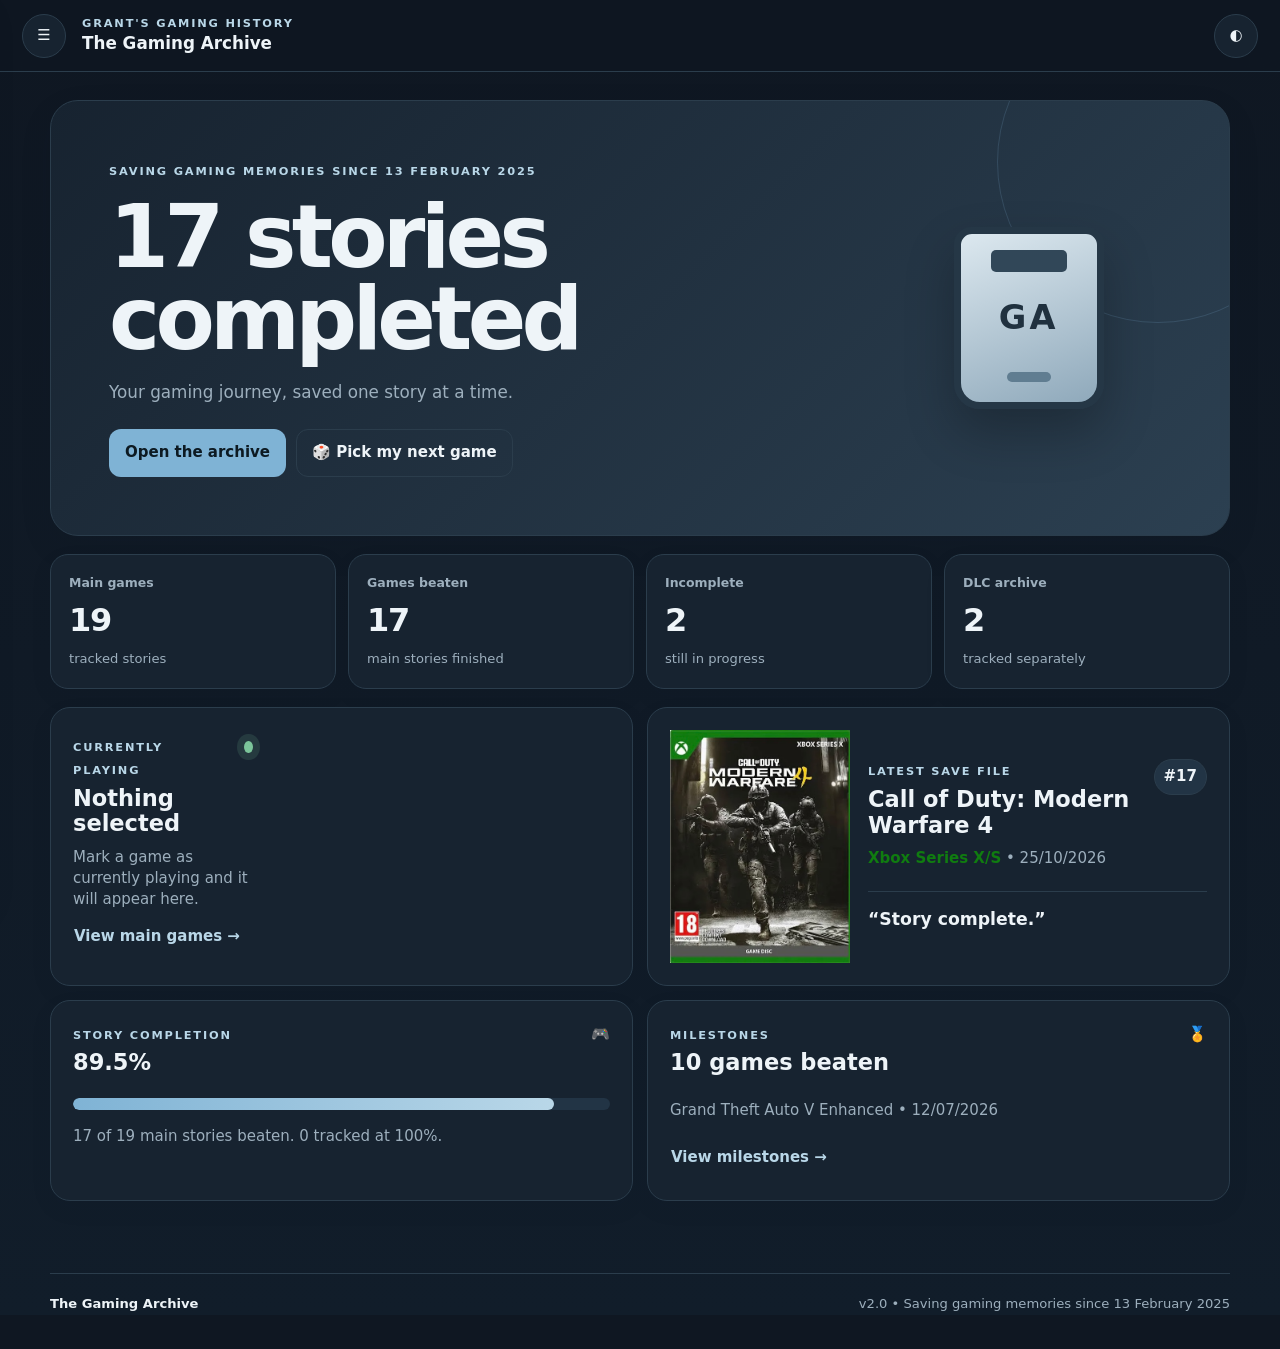
<file: index.html>
<!doctype html>
<html lang="en">
<head><meta charset="utf-8"><meta name="viewport" content="width=device-width,initial-scale=1,viewport-fit=cover"><meta name="theme-color" content="#0f1722"><meta name="apple-mobile-web-app-capable" content="yes"><meta name="apple-mobile-web-app-status-bar-style" content="black-translucent"><meta name="apple-mobile-web-app-title" content="Gaming Archive"><meta name="description" content="Grant's personal gaming history, completions, memories and milestones."><title>The Gaming Archive v2.0</title><link rel="manifest" href="./manifest.webmanifest"><link rel="icon" href="./icon-192.png"><link rel="apple-touch-icon" href="./icon-192.png"><link rel="stylesheet" href="./styles.css"><link rel="stylesheet" href="./cover-fix.css"><link rel="stylesheet" href="./archive-v2-cards.css?v=5"></head>
<body>
<div class="ambient"></div><header class="topbar"><button id="menuBtn" class="round-btn" aria-label="Open menu">☰</button><div class="brand"><span>GRANT'S GAMING HISTORY</span><strong>The Gaming Archive</strong></div><button id="themeBtn" class="round-btn" aria-label="Toggle theme">◐</button></header>
<aside id="drawer" class="drawer" aria-label="Archive navigation"><div class="drawer-head"><span class="drawer-icon">💾</span><div><strong>The Gaming Archive</strong><small>Version 2.0</small></div></div><button data-page="home">🕹️ Archive Home</button><button data-page="games">🎮 Main Games</button><button data-page="dlc">🧩 DLC Archive</button><button data-page="progress">📈 Progress Centre</button><button data-page="milestones">🏅 Milestones</button><button data-page="timeline">📅 Completion Timeline</button><button data-page="memory">💾 Memory Card</button><button data-page="hall">⭐ Hall of Fame</button><button data-page="roulette">🎲 Backlog Roulette</button><button data-page="add">＋ Add / Update</button><button data-page="backup">⚙️ Backup & Sync</button></aside><div id="scrim" class="scrim"></div>
<main>
<section id="home" class="page active"><article class="hero reveal"><div class="hero-copy"><span class="eyebrow">SAVING GAMING MEMORIES SINCE 13 FEBRUARY 2025</span><h1><span id="headlineBeaten">0</span> stories completed</h1><p id="headlineCopy">Your gaming journey, saved one story at a time.</p><div class="hero-actions"><button class="primary-btn" data-go="games">Open the archive</button><button class="ghost-btn" data-go="roulette">🎲 Pick my next game</button></div></div><div class="hero-emblem" aria-hidden="true"><div class="memory-card-mark"><span>GA</span><i></i></div></div></article><div class="stat-grid reveal"><article><small>Main games</small><strong id="mainCount">0</strong><span>tracked stories</span></article><article><small>Games beaten</small><strong id="beatenCount">0</strong><span>main stories finished</span></article><article><small>Incomplete</small><strong id="incompleteCount">0</strong><span>still in progress</span></article><article><small>DLC archive</small><strong id="dlcCount">0</strong><span>tracked separately</span></article></div><div class="home-grid reveal"><article class="panel focus-panel home-feature-card"><div id="playingCoverWrap" class="home-cover-wrap hidden"><img id="playingCover" class="home-cover" alt=""></div><div class="home-feature-copy"><div class="panel-head"><div><span class="eyebrow">CURRENTLY PLAYING</span><h2 id="playingTitle">Nothing selected</h2></div><span class="status-dot live"></span></div><p id="playingMeta" class="muted"></p><button class="text-btn" data-go="games">View main games →</button></div></article><article class="panel save-panel home-feature-card"><div id="latestSaveCoverWrap" class="home-cover-wrap hidden"><img id="latestSaveCover" class="home-cover" alt=""></div><div class="home-feature-copy"><div class="panel-head"><div><span class="eyebrow">LATEST SAVE FILE</span><h2 id="latestSaveTitle">No completed game yet</h2></div><span class="save-chip" id="latestSaveNumber">#—</span></div><p id="latestSaveMeta" class="muted"></p><blockquote id="latestSaveQuote">Story complete.</blockquote></div></article></div><div class="home-grid reveal"><article class="panel"><div class="panel-head"><div><span class="eyebrow">STORY COMPLETION</span><h2 id="homeCompletionPct">0%</h2></div><span>🎮</span></div><div class="progress-track"><i id="homeCompletionBar"></i></div><p id="homeCompletionText" class="muted"></p></article><article class="panel"><div class="panel-head"><div><span class="eyebrow">MILESTONES</span><h2 id="homeMilestoneTitle">First game beaten</h2></div><span>🏅</span></div><p id="homeMilestoneMeta" class="muted"></p><button class="text-btn" data-go="milestones">View milestones →</button></article></div></section>
<section id="games" class="page"><div class="page-title"><div><span class="eyebrow">THE PLAYER</span><h1>Main Games</h1><p>Only main games count towards story totals, milestones and Save Files.</p></div></div><div class="toolbar archive-filterbar"><input id="gameSearch" type="search" placeholder="Search games, series or platform…" aria-label="Search main games"><select id="gameFilterType" aria-label="Choose filter"><option value="">Filter…</option><option value="status">Completion Status</option><option value="Nintendo">Nintendo</option><option value="PC">PC</option><option value="PlayStation">PlayStation</option><option value="Xbox">Xbox</option></select><select id="gameFilterOption" aria-label="Choose filter option" disabled><option value="">All games</option></select></div><div id="platformTabs" class="platform-tabs filter-tabs-retired" hidden></div><div id="gameSections"></div></section>
<section id="dlc" class="page"><div class="page-title"><div><span class="eyebrow">SEPARATE FROM MAIN GAME STATS</span><h1>DLC Archive</h1><p>Expansions and add-ons live here and never inflate your main-game totals.</p></div></div><div id="dlcSummary" class="stat-grid compact"></div><div id="dlcList" class="card-list"></div></section>
<section id="progress" class="page"><div class="page-title"><div><span class="eyebrow">THE NUMBERS BEHIND THE JOURNEY</span><h1>Progress Centre</h1><p>Story progress, platforms, formats, franchises and yearly completions.</p></div></div><div class="progress-layout"><article class="panel big-metric"><span class="eyebrow">STORY COMPLETION</span><div class="ring" id="completionRing"><div><strong id="progressPct">0%</strong><span>beaten</span></div></div><p id="progressStoryText" class="muted"></p></article><article class="panel"><span class="eyebrow">DLC PROGRESS</span><h2 id="dlcPct">0%</h2><div class="progress-track"><i id="dlcProgressBar"></i></div><p id="dlcProgressText" class="muted"></p></article></div><article class="panel chart-panel"><div class="panel-head"><div><span class="eyebrow">PLATFORM PROGRESS</span><h2>Main stories by platform</h2></div></div><div id="platformChart" class="bar-chart"></div></article><div class="progress-layout"><article class="panel chart-panel"><span class="eyebrow">COMPLETIONS BY YEAR</span><h2>Stories finished</h2><div id="yearChart" class="bar-chart"></div></article><article class="panel chart-panel"><span class="eyebrow">FORMAT MIX</span><h2>Physical vs digital</h2><div id="formatDonut" class="donut-wrap"></div></article></div><article class="panel chart-panel"><span class="eyebrow">FRANCHISE PROGRESS</span><h2>Series completion</h2><div id="franchiseChart" class="franchise-chart"></div></article></section>
<section id="milestones" class="page"><div class="page-title"><div><span class="eyebrow">STORIES WORTH MARKING</span><h1>Milestones</h1><p>Milestones use main games only. DLC never counts towards them.</p></div></div><div id="milestoneList" class="milestone-grid"></div></section><section id="timeline" class="page"><div class="page-title"><div><span class="eyebrow">ROLL THE CREDITS</span><h1>Completion Timeline</h1><p>Every main story completion in date order.</p></div></div><div id="timelineList" class="timeline"></div></section><section id="memory" class="page"><div class="page-title"><div><span class="eyebrow">THE MOMENTS THAT STAY</span><h1>Memory Card</h1><p>Not every game needs a memory slot. Only the ones you want to remember.</p></div></div><div id="memoryList" class="memory-grid"></div></section><section id="hall" class="page"><div class="page-title"><div><span class="eyebrow">THE VERY BEST</span><h1>Hall of Fame</h1><p>Games that genuinely earned a permanent place in your gaming story.</p></div></div><div id="hallList" class="hall-grid"></div></section><section id="roulette" class="page"><div class="page-title"><div><span class="eyebrow">CAN'T PICK?</span><h1>Backlog Roulette</h1><p>Let the archive choose from your unfinished main games.</p></div></div><article class="roulette-card panel"><div class="roulette-orb">🎲</div><span class="eyebrow">YOUR NEXT ADVENTURE</span><h2 id="rouletteTitle">Ready when you are.</h2><p id="rouletteMeta" class="muted">The draw only uses unfinished main games.</p><button id="rouletteBtn" class="primary-btn">Roll the archive</button></article></section>
<section id="add" class="page"><div class="page-title"><div><span class="eyebrow">LOCAL APP EDITS</span><h1>Add / Update</h1><p>Changes are saved on this device. Export a backup whenever you want to keep a copy.</p></div></div><article class="panel form-panel"><form id="entryForm"><div class="form-grid"><label>Entry type<select name="type" id="entryType"><option value="game">Main Game</option><option value="dlc">DLC</option></select></label><label>Title<input name="title" required></label><label>Series<input name="series"></label><label>Platform<input name="platform" required></label><label id="familyLabel">Platform family<select name="family"><option>PlayStation</option><option>Xbox</option><option>PC</option><option>Nintendo</option><option>Other</option></select></label><label id="formatLabel">Format<select name="format"><option>Digital</option><option>Disc</option><option>Disc (PS4 Disc)</option><option>Not recorded</option></select></label><label>Status<select name="status"><option>Not Started</option><option>Incomplete</option><option>Beaten</option><option>Completed</option></select></label><label id="startedLabel">Started date<input name="startedDate" type="date"></label><label>Completed date<input name="completedDate" type="date"></label><label id="playingLabel" class="check-label"><input name="currentlyPlaying" type="checkbox"> Currently playing</label><label id="parentLabel" class="hidden">Parent game<select name="parentGame" id="parentGameSelect"></select></label></div><label>Notes<textarea name="notes" rows="4"></textarea></label><div class="form-actions"><button class="primary-btn" type="submit">Save entry</button><button id="clearEntryForm" class="ghost-btn" type="button">Clear</button></div></form></article></section>
<section id="backup" class="page"><div class="page-title"><div><span class="eyebrow">KEEP YOUR ARCHIVE SAFE</span><h1>Backup & Sync</h1><p>The app works offline and stores edits locally in this browser.</p></div></div><div class="backup-grid"><article class="panel"><span class="eyebrow">EXPORT</span><h2>Archive backup</h2><p class="muted">Download your full Gaming Archive as JSON.</p><button id="exportBtn" class="primary-btn">Export JSON</button></article><article class="panel"><span class="eyebrow">IMPORT</span><h2>Restore backup</h2><p class="muted">Load a previously exported Gaming Archive backup.</p><label class="file-btn">Choose JSON<input id="importFile" type="file" accept="application/json,.json"></label></article><article class="panel danger-panel"><span class="eyebrow">RESET</span><h2>Restore Version 2.0</h2><p class="muted">Removes local changes and reloads the original archive bundled with this version.</p><button id="resetBtn" class="danger-btn">Reset local archive</button></article></div></section></main>
<dialog id="gameDialog" class="game-dialog"><button class="dialog-close" aria-label="Close">×</button><div id="dialogContent"></div></dialog><div id="toast" class="toast" role="status"></div><footer><strong>The Gaming Archive</strong><span>v2.0 • Saving gaming memories since 13 February 2025</span></footer><script src="./data.js?v=5"></script><script src="./archive-v2-loader.js?v=5"></script><script src="./archive-filters.js?v=5"></script><script src="./app.js?v=5"></script><script src="./archive-v2-runtime.js?v=5"></script><script src="./archive-dlc-cards.js?v=36"></script></body></html>
</file>
<file: styles.css>
:root{
  --bg:#0f1722;--bg2:#111d2a;--surface:#172330;--surface2:#1c2a38;--surface3:#223445;
  --text:#eef4f8;--muted:#9dafbd;--line:#2b3d4c;--accent:#7fb3d5;--accent2:#b9d7e8;
  --gold:#d7b46a;--good:#7bc59a;--warn:#e7c56d;--danger:#de7e7e;--shadow:0 18px 50px rgba(0,0,0,.26);
  --ps:#4c7fc7;--xbox:#69a85a;--pc:#9b84c7;--nintendo:#c96060;--other:#7d8b97;
}
body.light{
  --bg:#eef3f6;--bg2:#e5edf2;--surface:#ffffff;--surface2:#f6f9fb;--surface3:#edf3f6;
  --text:#162432;--muted:#617383;--line:#d6e0e7;--accent:#3e7599;--accent2:#5f8eac;
  --gold:#98752d;--shadow:0 14px 34px rgba(44,64,79,.12)
}
*{box-sizing:border-box}html{scroll-behavior:smooth}body{margin:0;background:linear-gradient(180deg,var(--bg),var(--bg2));color:var(--text);font:15px/1.55 Inter,ui-sans-serif,system-ui,-apple-system,BlinkMacSystemFont,"Segoe UI",sans-serif;min-height:100vh}
button,input,select,textarea{font:inherit}.ambient{position:fixed;inset:0;pointer-events:none;background:radial-gradient(circle at 85% 10%,rgba(127,179,213,.10),transparent 35%),radial-gradient(circle at 10% 85%,rgba(215,180,106,.06),transparent 30%);z-index:-1}
.topbar{position:sticky;top:0;z-index:30;height:72px;display:flex;align-items:center;gap:16px;padding:0 22px;background:color-mix(in srgb,var(--bg) 86%,transparent);backdrop-filter:blur(16px);border-bottom:1px solid color-mix(in srgb,var(--line) 74%,transparent)}
.brand{display:flex;flex-direction:column;line-height:1.15}.brand span,.eyebrow{font-size:.71rem;font-weight:800;letter-spacing:.16em;color:var(--accent2)}.brand strong{font-size:1.05rem;margin-top:4px}.round-btn{width:42px;height:42px;border-radius:50%;border:1px solid var(--line);background:var(--surface);color:var(--text);cursor:pointer}.topbar .round-btn:last-child{margin-left:auto}
.drawer{position:fixed;z-index:50;top:0;bottom:0;left:0;width:min(330px,86vw);padding:18px;background:var(--surface);border-right:1px solid var(--line);box-shadow:var(--shadow);transform:translateX(-105%);transition:.25s ease;overflow:auto}.drawer.open{transform:none}.drawer-head{display:flex;align-items:center;gap:12px;padding:8px 8px 18px;border-bottom:1px solid var(--line);margin-bottom:12px}.drawer-icon{font-size:1.7rem}.drawer-head div{display:flex;flex-direction:column}.drawer-head small{color:var(--muted);margin-top:2px}.drawer button{width:100%;text-align:left;border:0;background:transparent;color:var(--text);padding:12px 13px;border-radius:12px;cursor:pointer;margin:2px 0}.drawer button:hover,.drawer button.active{background:var(--surface3)}
.scrim{position:fixed;inset:0;background:rgba(0,0,0,.5);z-index:40;opacity:0;pointer-events:none;transition:.2s}.scrim.show{opacity:1;pointer-events:auto}
main{width:min(1180px,calc(100% - 32px));margin:28px auto 72px}.page{display:none}.page.active{display:block}.page-title{display:flex;align-items:flex-end;justify-content:space-between;gap:20px;margin:10px 0 22px}.page-title h1{font-size:clamp(2rem,6vw,3.6rem);letter-spacing:-.04em;margin:.15em 0 .15em}.page-title p{color:var(--muted);max-width:720px;margin:0}
.hero{display:grid;grid-template-columns:1.45fr .55fr;gap:28px;align-items:center;padding:clamp(28px,5vw,58px);background:linear-gradient(135deg,var(--surface),color-mix(in srgb,var(--surface2) 80%,var(--accent) 20%));border:1px solid var(--line);border-radius:28px;box-shadow:var(--shadow);overflow:hidden;position:relative}.hero:after{content:"";position:absolute;width:320px;height:320px;border:1px solid color-mix(in srgb,var(--accent) 18%,transparent);border-radius:50%;right:-90px;top:-100px}.hero h1{font-size:clamp(2.5rem,7vw,5.4rem);line-height:.95;letter-spacing:-.055em;margin:.16em 0 .22em;max-width:760px}.hero p{max-width:620px;color:var(--muted);font-size:1.05rem}.hero-actions{display:flex;gap:10px;flex-wrap:wrap;margin-top:24px}.hero-emblem{display:grid;place-items:center;min-height:220px;position:relative;z-index:1}.memory-card-mark{width:150px;height:182px;border-radius:18px 18px 26px 26px;background:linear-gradient(160deg,#dce8ef,#8fa9bb);border:7px solid #253746;box-shadow:0 24px 50px rgba(0,0,0,.24);position:relative;display:grid;place-items:center;color:#20313f;font-weight:900;font-size:2.1rem;letter-spacing:.1em}.memory-card-mark:before{content:"";position:absolute;top:16px;width:76px;height:22px;border-radius:5px;background:#314758}.memory-card-mark i{position:absolute;bottom:20px;width:44px;height:10px;border-radius:8px;background:#607d91}
.primary-btn,.ghost-btn,.danger-btn,.text-btn,.file-btn{border-radius:12px;padding:11px 15px;cursor:pointer;font-weight:800;border:1px solid transparent;display:inline-flex;align-items:center;justify-content:center;gap:8px;text-decoration:none}.primary-btn{background:var(--accent);color:#0d1a22}.ghost-btn{background:transparent;color:var(--text);border-color:var(--line)}.danger-btn{background:color-mix(in srgb,var(--danger) 20%,var(--surface));color:var(--danger);border-color:color-mix(in srgb,var(--danger) 40%,var(--line))}.text-btn{background:transparent;color:var(--accent2);padding:8px 0}.file-btn{background:var(--surface3);border-color:var(--line);color:var(--text);width:max-content}.file-btn input{display:none}
.stat-grid{display:grid;grid-template-columns:repeat(4,1fr);gap:12px;margin:18px 0}.stat-grid article{background:var(--surface);border:1px solid var(--line);border-radius:18px;padding:18px;display:flex;flex-direction:column}.stat-grid small{color:var(--muted);font-weight:700}.stat-grid strong{font-size:2rem;letter-spacing:-.04em;margin:4px 0}.stat-grid span{font-size:.82rem;color:var(--muted)}.stat-grid.compact{grid-template-columns:repeat(3,1fr)}
.home-grid,.progress-layout,.backup-grid{display:grid;grid-template-columns:repeat(2,1fr);gap:14px;margin:14px 0}.backup-grid{grid-template-columns:repeat(3,1fr)}.panel{background:var(--surface);border:1px solid var(--line);border-radius:20px;padding:22px;box-shadow:0 8px 28px rgba(0,0,0,.08)}.panel-head{display:flex;justify-content:space-between;align-items:flex-start;gap:14px}.panel h2{margin:.18em 0 .35em;line-height:1.15}.muted{color:var(--muted)}.status-dot{width:12px;height:12px;border-radius:50%;background:var(--muted);margin-top:6px}.status-dot.live{background:var(--good);box-shadow:0 0 0 7px color-mix(in srgb,var(--good) 14%,transparent)}.save-chip{border:1px solid var(--line);background:var(--surface3);padding:5px 9px;border-radius:999px;font-weight:800}.save-panel blockquote{margin:16px 0 0;padding:14px 0 0;border-top:1px solid var(--line);font-size:1.08rem;font-weight:800}.progress-track{height:12px;border-radius:999px;background:var(--surface3);overflow:hidden;margin:14px 0}.progress-track i{display:block;height:100%;width:0;background:linear-gradient(90deg,var(--accent),var(--accent2));border-radius:inherit;transition:width .5s ease}
.toolbar{display:flex;gap:10px;margin:0 0 16px}.toolbar input,.toolbar select,.form-grid input,.form-grid select,textarea{width:100%;background:var(--surface);color:var(--text);border:1px solid var(--line);border-radius:12px;padding:11px 12px;outline:none}.toolbar input:focus,.toolbar select:focus,.form-grid input:focus,.form-grid select:focus,textarea:focus{border-color:var(--accent)}.toolbar input{flex:1}.toolbar select{width:190px}
.platform-tabs{display:flex;gap:8px;overflow:auto;padding-bottom:6px;margin-bottom:16px}.platform-tabs button{white-space:nowrap;border:1px solid var(--line);background:var(--surface);color:var(--text);padding:9px 13px;border-radius:999px;cursor:pointer}.platform-tabs button.active{border-color:var(--accent);background:color-mix(in srgb,var(--accent) 18%,var(--surface))}
.platform-section{margin:18px 0 28px}.platform-heading{display:flex;align-items:center;justify-content:space-between;gap:12px;margin-bottom:10px}.platform-heading h2{margin:0}.platform-summary{color:var(--muted);font-size:.88rem}.game-grid{display:grid;grid-template-columns:repeat(3,1fr);gap:12px}.game-card{position:relative;background:var(--surface);border:1px solid var(--line);border-radius:18px;padding:18px;text-align:left;color:var(--text);cursor:pointer;overflow:hidden;min-height:165px}.game-card:hover{transform:translateY(-2px);border-color:color-mix(in srgb,var(--accent) 55%,var(--line))}.game-card:before{content:"";position:absolute;left:0;top:0;bottom:0;width:5px;background:var(--other)}.game-card.ps:before{background:var(--ps)}.game-card.xbox:before{background:var(--xbox)}.game-card.pc:before{background:var(--pc)}.game-card.nintendo:before{background:var(--nintendo)}.game-card h3{font-size:1.05rem;margin:12px 0 8px;line-height:1.25}.game-meta{color:var(--muted);font-size:.84rem}.badge-row{display:flex;gap:6px;flex-wrap:wrap}.badge{display:inline-flex;align-items:center;border-radius:999px;padding:4px 8px;background:var(--surface3);border:1px solid var(--line);font-size:.72rem;font-weight:800}.badge.good{color:var(--good)}.badge.warn{color:var(--warn)}.badge.live{color:var(--accent2)}
.card-list{display:grid;gap:12px}.dlc-card{display:grid;grid-template-columns:1.4fr 1fr auto;gap:18px;align-items:center;background:var(--surface);border:1px solid var(--line);border-radius:18px;padding:18px}.dlc-card h3{margin:0 0 4px}.dlc-link{color:var(--accent2)}
.big-metric{display:flex;flex-direction:column;align-items:center;text-align:center}.ring{width:190px;height:190px;border-radius:50%;display:grid;place-items:center;background:conic-gradient(var(--accent) 0deg,var(--surface3) 0deg);position:relative;margin:18px auto}.ring:after{content:"";position:absolute;inset:18px;background:var(--surface);border-radius:50%}.ring>div{position:relative;z-index:1;display:flex;flex-direction:column}.ring strong{font-size:2.3rem}.ring span{color:var(--muted)}.chart-panel{margin:14px 0}.bar-chart{display:grid;gap:12px;margin-top:18px}.bar-row{display:grid;grid-template-columns:minmax(105px,180px) 1fr 70px;align-items:center;gap:10px}.bar-label{white-space:nowrap;overflow:hidden;text-overflow:ellipsis}.bar-rail{height:10px;background:var(--surface3);border-radius:999px;overflow:hidden}.bar-fill{height:100%;border-radius:999px;background:linear-gradient(90deg,var(--accent),var(--accent2))}.bar-value{text-align:right;color:var(--muted);font-size:.84rem}.donut-wrap{display:grid;place-items:center;min-height:230px}.donut{width:176px;height:176px;border-radius:50%;display:grid;place-items:center;position:relative}.donut:after{content:"";position:absolute;inset:26px;background:var(--surface);border-radius:50%}.donut-label{position:relative;z-index:1;text-align:center}.donut-label strong{font-size:2rem}.donut-legend{display:flex;gap:12px;flex-wrap:wrap;justify-content:center;margin-top:14px}.legend-dot{width:10px;height:10px;border-radius:50%;display:inline-block;margin-right:6px}.franchise-chart{display:grid;gap:12px;margin-top:18px}.franchise-row{display:grid;grid-template-columns:minmax(130px,220px) 1fr 70px;gap:12px;align-items:center}
.milestone-grid{display:grid;grid-template-columns:repeat(2,1fr);gap:14px}.milestone-card{background:var(--surface);border:1px solid var(--line);border-radius:20px;padding:22px;position:relative}.milestone-card.done{border-color:color-mix(in srgb,var(--gold) 45%,var(--line));background:linear-gradient(145deg,var(--surface),color-mix(in srgb,var(--gold) 8%,var(--surface)))}.milestone-card .milestone-number{font-size:2.5rem;font-weight:900;color:var(--gold)}.milestone-card h3{margin:4px 0}.milestone-card.waiting{opacity:.68}
.timeline{position:relative;margin-left:8px}.timeline:before{content:"";position:absolute;left:10px;top:4px;bottom:4px;width:2px;background:var(--line)}.timeline-item{position:relative;margin-left:36px;padding:0 0 28px}.timeline-item:before{content:"";position:absolute;left:-32px;top:6px;width:12px;height:12px;border-radius:50%;background:var(--accent);box-shadow:0 0 0 5px var(--bg)}.timeline-item h3{margin:2px 0}.timeline-item p{margin:2px 0;color:var(--muted)}
.memory-grid{display:grid;gap:16px}.memory-slot{background:linear-gradient(145deg,var(--surface),var(--surface2));border:1px solid var(--line);border-radius:24px;padding:clamp(22px,5vw,42px);position:relative;overflow:hidden}.memory-slot:after{content:"SAVE";position:absolute;right:22px;top:18px;font-size:4rem;font-weight:900;letter-spacing:.08em;color:color-mix(in srgb,var(--text) 4%,transparent)}.memory-slot h2{font-size:clamp(1.7rem,4vw,2.7rem);margin:.15em 0}.memory-slot p{max-width:760px;color:var(--muted)}.memory-quote{font-size:1.3rem;font-weight:900;color:var(--text);padding-top:16px;border-top:1px solid var(--line);margin-top:22px}
.hall-grid{display:grid;gap:16px}.hall-card{display:grid;grid-template-columns:110px 1fr;gap:22px;align-items:center;background:linear-gradient(145deg,var(--surface),color-mix(in srgb,var(--gold) 10%,var(--surface)));border:1px solid color-mix(in srgb,var(--gold) 44%,var(--line));border-radius:24px;padding:24px}.hall-rank{font-size:4rem;font-weight:900;color:var(--gold);text-align:center}.hall-card h2{margin:0}.rating{font-size:1.15rem;color:var(--gold);font-weight:900}.hall-card p{color:var(--muted)}
.roulette-card{max-width:720px;margin:24px auto;text-align:center;padding:clamp(28px,7vw,64px)}.roulette-orb{font-size:4rem;margin-bottom:14px}.roulette-card h2{font-size:clamp(2rem,6vw,4rem);margin:.2em 0}.roulette-card .primary-btn{margin-top:16px}
.form-panel{max-width:900px}.form-grid{display:grid;grid-template-columns:repeat(2,1fr);gap:14px;margin-bottom:14px}.form-grid label,form>label{display:flex;flex-direction:column;gap:6px;color:var(--muted);font-weight:700}.check-label{justify-content:flex-end;align-items:flex-start!important;padding-bottom:10px}.check-label input{width:auto!important}.hidden{display:none!important}.form-actions{display:flex;gap:10px;margin-top:16px}.danger-panel{border-color:color-mix(in srgb,var(--danger) 35%,var(--line))}
.game-dialog{width:min(760px,calc(100% - 28px));border:1px solid var(--line);border-radius:24px;background:var(--surface);color:var(--text);padding:0;box-shadow:var(--shadow)}.game-dialog::backdrop{background:rgba(0,0,0,.66);backdrop-filter:blur(4px)}.dialog-close{position:absolute;right:14px;top:12px;width:38px;height:38px;border-radius:50%;border:1px solid var(--line);background:var(--surface3);color:var(--text);font-size:1.5rem;cursor:pointer}.dialog-body{padding:30px}.dialog-body h2{font-size:2rem;margin:.2em 0}.detail-grid{display:grid;grid-template-columns:repeat(2,1fr);gap:10px;margin:20px 0}.detail-grid div{background:var(--surface2);border:1px solid var(--line);border-radius:14px;padding:12px}.detail-grid small{display:block;color:var(--muted)}.detail-grid strong{display:block;margin-top:3px}.toast{position:fixed;left:50%;bottom:28px;transform:translate(-50%,30px);opacity:0;background:var(--text);color:var(--bg);padding:10px 15px;border-radius:999px;font-weight:800;z-index:80;transition:.2s}.toast.show{opacity:1;transform:translate(-50%,0)}
footer{width:min(1180px,calc(100% - 32px));margin:0 auto 34px;padding-top:20px;border-top:1px solid var(--line);display:flex;justify-content:space-between;color:var(--muted);font-size:.82rem}footer strong{color:var(--text)}
.reveal{animation:rise .38s ease both}@keyframes rise{from{opacity:0;transform:translateY(8px)}to{opacity:1;transform:none}}
@media(max-width:900px){.hero{grid-template-columns:1fr}.hero-emblem{display:none}.stat-grid{grid-template-columns:repeat(2,1fr)}.home-grid,.progress-layout,.backup-grid{grid-template-columns:1fr}.game-grid{grid-template-columns:repeat(2,1fr)}.milestone-grid{grid-template-columns:1fr}.dlc-card{grid-template-columns:1fr}.hall-card{grid-template-columns:80px 1fr}.backup-grid{grid-template-columns:1fr}}
@media(max-width:620px){main{width:min(100% - 20px,1180px);margin-top:18px}.topbar{height:64px;padding:0 12px}.brand strong{font-size:.96rem}.brand span{font-size:.62rem}.hero{padding:26px 20px;border-radius:22px}.hero h1{font-size:3rem}.stat-grid{gap:8px}.stat-grid article{padding:14px}.stat-grid strong{font-size:1.7rem}.home-grid{gap:10px}.panel{padding:17px;border-radius:17px}.game-grid{grid-template-columns:1fr}.toolbar{flex-direction:column}.toolbar select{width:100%}.platform-heading{align-items:flex-start;flex-direction:column}.form-grid{grid-template-columns:1fr}.bar-row,.franchise-row{grid-template-columns:100px 1fr 54px;font-size:.86rem}.hall-card{grid-template-columns:1fr}.hall-rank{text-align:left}.page-title h1{font-size:2.35rem}.detail-grid{grid-template-columns:1fr}footer{flex-direction:column;gap:4px}.memory-slot:after{font-size:2.8rem}}


/* v1.4 cover art */
.game-card{padding:0;display:flex;flex-direction:column;min-height:0}
.game-card:before{z-index:3}
.game-cover{display:block;width:100%;aspect-ratio:16/10;object-fit:cover;background:var(--surface2);border-bottom:1px solid var(--line)}
.cover-placeholder{display:grid;place-items:center;font-size:2rem;color:var(--muted)}
.game-card-copy{padding:16px 18px 18px}
.game-card h3{margin:12px 0 8px}
.detail-with-cover{display:grid;grid-template-columns:minmax(170px,260px) 1fr;gap:26px;align-items:start}
.detail-cover-wrap{position:sticky;top:0}
.detail-cover{display:block;width:100%;border-radius:16px;border:1px solid var(--line);box-shadow:0 14px 35px rgba(0,0,0,.18)}
.detail-cover.cover-placeholder{aspect-ratio:2/3;min-height:260px}
.dlc-card.has-cover{grid-template-columns:88px 1.4fr 1fr auto}
.dlc-cover{width:88px;aspect-ratio:2/3;object-fit:cover;border-radius:10px;border:1px solid var(--line);background:var(--surface2)}
.dlc-cover.cover-placeholder{display:grid;place-items:center;font-size:1.5rem}
@media(max-width:700px){
  .detail-with-cover{grid-template-columns:1fr}
  .detail-cover-wrap{position:static}
  .detail-cover{max-width:240px;margin:0 auto}
  .dlc-card.has-cover{grid-template-columns:72px 1fr}
  .dlc-card.has-cover .muted,.dlc-card.has-cover .dlc-edit{grid-column:2}
  .dlc-cover{width:72px}
}

/* v1.5 dashboard cover art */
.home-feature-card{display:grid;grid-template-columns:112px minmax(0,1fr);gap:18px;align-items:stretch;overflow:hidden}
.home-cover-wrap{align-self:stretch;min-height:164px}
.home-cover{display:block;width:100%;height:100%;min-height:164px;object-fit:cover;border-radius:13px;border:1px solid var(--line);background:var(--surface2)}
.home-feature-copy{min-width:0;display:flex;flex-direction:column;justify-content:center}
.home-feature-copy .text-btn{align-self:flex-start}
@media(max-width:580px){
  .home-feature-card{grid-template-columns:86px minmax(0,1fr);gap:14px}
  .home-cover-wrap,.home-cover{min-height:132px}
}


/* v1.6 cover art sizing fix
   Box art is portrait artwork, so never crop it into landscape cards. */
.game-card{
  display:grid;
  grid-template-columns:132px minmax(0,1fr);
  align-items:stretch;
  padding:0;
  overflow:hidden;
}
.game-card .game-cover{
  width:100%;
  height:100%;
  min-height:210px;
  aspect-ratio:2/3;
  object-fit:contain;
  object-position:center;
  background:var(--surface2);
  border:0;
  border-right:1px solid var(--line);
  border-radius:0;
}
.game-card .game-card-copy{
  padding:18px 18px 20px;
  align-self:center;
}
.game-card .cover-placeholder{
  min-height:210px;
}

.home-feature-card{
  grid-template-columns:150px minmax(0,1fr);
  align-items:center;
}
.home-cover-wrap{
  min-height:0;
  align-self:center;
}
.home-cover{
  width:100%;
  height:auto;
  min-height:0;
  max-height:320px;
  aspect-ratio:2/3;
  object-fit:contain;
  object-position:center;
  background:var(--surface2);
  border-radius:14px;
}

.detail-cover{
  width:100%;
  height:auto;
  aspect-ratio:2/3;
  object-fit:contain;
  object-position:center;
  background:var(--surface2);
}

.dlc-cover{
  width:88px;
  height:auto;
  aspect-ratio:2/3;
  object-fit:contain;
  object-position:center;
  background:var(--surface2);
}

@media(max-width:760px){
  .game-card{
    grid-template-columns:108px minmax(0,1fr);
  }
  .game-card .game-cover,
  .game-card .cover-placeholder{
    min-height:172px;
  }
  .home-feature-card{
    grid-template-columns:112px minmax(0,1fr);
  }
  .home-cover{
    max-height:250px;
  }
}

@media(max-width:520px){
  .game-card{
    grid-template-columns:92px minmax(0,1fr);
  }
  .game-card .game-cover,
  .game-card .cover-placeholder{
    min-height:148px;
  }
  .game-card .game-card-copy{
    padding:14px 14px 16px;
  }
  .home-feature-card{
    grid-template-columns:96px minmax(0,1fr);
    gap:14px;
  }
  .home-cover{
    max-height:220px;
  }
}
</file>
<file: cover-fix.css>
/* v1.9 clean cover layout */
.game-card.has-cover{display:flex;flex-direction:column;padding:0;overflow:hidden;min-height:0;background:transparent;border:0;border-radius:0;box-shadow:none}
.game-card.has-cover:before{display:none}
.game-card.has-cover .game-cover{display:block;width:100%;height:auto;aspect-ratio:auto;object-fit:contain;object-position:center;background:transparent;border:0;border-radius:0;box-shadow:none}
.game-card.has-cover .game-card-copy{padding:9px 3px 14px;align-self:stretch;display:flex;flex-direction:column;gap:3px}
.game-card.has-cover .game-card-copy h3{margin:4px 0 3px;line-height:1.2}
.game-card.has-cover .game-card-copy .badge-row{margin:0 0 2px}
.game-card.has-cover .game-meta{margin-top:1px;line-height:1.35}
.game-grid{gap:20px 18px}
.platform-section{margin-bottom:28px}
.platform-heading{margin-bottom:11px}
.game-card:not(.has-cover){display:block;padding:18px;min-height:165px}
.game-card:not(.has-cover) .game-cover{display:none}
.game-card:not(.has-cover) .game-card-copy{padding:0}
.home-feature-card{grid-template-columns:180px minmax(0,1fr);gap:18px;align-items:center}
.home-cover-wrap{min-height:0;align-self:center;display:flex;align-items:center;justify-content:center;background:transparent;border:0;border-radius:0;box-shadow:none}
.home-cover{display:block;width:100%;height:auto;max-height:350px;aspect-ratio:auto;object-fit:contain;object-position:center;background:transparent;border:0;border-radius:0;box-shadow:none}
.home-feature-card h2,.home-feature-card h3{margin-top:4px;margin-bottom:6px}
.home-feature-card p{margin-top:4px;margin-bottom:6px;line-height:1.4}
.home-feature-card .badge-row{margin-bottom:4px}
.detail-with-cover{gap:20px;align-items:start}
.detail-cover-wrap{background:transparent;border:0;border-radius:0;box-shadow:none}
.detail-cover{display:block;width:100%;height:auto;aspect-ratio:auto;object-fit:contain;object-position:center;background:transparent;border:0;border-radius:0;box-shadow:none}
.detail-copy h2{margin:5px 0 8px}
.detail-copy .badge-row{margin-bottom:10px}
.detail-grid{gap:8px;margin-top:10px}
.dlc-card{gap:14px;align-items:center}
.dlc-cover{width:88px;height:auto;aspect-ratio:auto;object-fit:contain;object-position:center;background:transparent;border:0;border-radius:0;box-shadow:none}
.dlc-card h3{margin:4px 0 3px}
.dlc-card .badge-row{margin-bottom:2px}
@media(max-width:900px){.game-grid{grid-template-columns:repeat(2,1fr);gap:20px 16px}.home-feature-card{grid-template-columns:145px minmax(0,1fr);gap:16px}.home-cover{max-height:300px}}
@media(max-width:620px){.game-grid{grid-template-columns:1fr;gap:18px}.game-card.has-cover{padding:0}.game-card.has-cover .game-cover{max-width:250px;margin:0 auto}.game-card.has-cover .game-card-copy{padding-top:8px}.home-feature-card{grid-template-columns:108px minmax(0,1fr);gap:12px}.home-cover{max-height:240px}.detail-with-cover{gap:14px}.platform-section{margin-bottom:24px}}
@media(max-width:430px){.home-feature-card{grid-template-columns:94px minmax(0,1fr);gap:10px}.home-cover{max-height:210px}}

/* v2.21 sticky game-detail close bar */
.game-dialog{max-height:calc(100dvh - env(safe-area-inset-top,0px) - env(safe-area-inset-bottom,0px) - 20px);overflow-y:auto;overscroll-behavior:contain;scroll-padding-top:64px}
.game-dialog .dialog-close{position:sticky!important;top:0!important;right:auto!important;z-index:60;width:100%!important;height:58px!important;margin:0!important;padding:0 18px!important;border:0!important;border-bottom:1px solid #d7dce2!important;border-radius:0!important;background:rgba(247,247,249,.96)!important;color:#1f2937!important;display:flex!important;align-items:center!important;justify-content:flex-end!important;font-size:2rem!important;line-height:1!important;cursor:pointer;backdrop-filter:blur(12px);-webkit-backdrop-filter:blur(12px);box-shadow:0 4px 14px rgba(17,24,39,.06)}
.game-dialog .dialog-close:hover,.game-dialog .dialog-close:focus-visible{background:rgba(238,241,244,.98)!important;outline:none}
@media(max-width:620px){.game-dialog{width:calc(100% - 18px)!important;max-height:calc(100dvh - env(safe-area-inset-top,0px) - env(safe-area-inset-bottom,0px) - 12px);border-radius:22px}.game-dialog .dialog-close{height:60px!important;padding-right:20px!important}.game-dialog .dialog-body{padding-top:18px}}

/* v2.29 row-aligned mobile DLC browsing */
@media(max-width:620px){
  #archiveDlcPane #dlcList{display:grid!important;grid-template-columns:repeat(2,minmax(0,1fr))!important;gap:18px 12px!important;align-items:start!important}
  #archiveDlcPane .dlc-card.has-cover{display:flex!important;flex-direction:column!important;gap:0!important;align-items:stretch!important;width:100%!important;min-width:0;padding:0!important;margin:0!important;background:transparent!important;border:0!important;border-radius:0!important;box-shadow:none!important;overflow:visible!important}
  #archiveDlcPane .dlc-card.has-cover .dlc-cover{display:block!important;width:100%!important;max-width:none!important;height:auto!important;aspect-ratio:auto!important;object-fit:contain!important;object-position:center!important;margin:0!important;background:transparent!important;border:0!important;border-radius:0!important;box-shadow:none!important}
  #archiveDlcPane .dlc-card.has-cover>div:not(.muted){width:100%;margin:0;padding:9px 10px 5px;background:#d9dde2}
  #archiveDlcPane .dlc-card.has-cover .badge-row{margin:0 0 3px}
  #archiveDlcPane .dlc-card.has-cover .badge{padding:3px 6px;font-size:.61rem;background:#fff;border-color:#d5dae0}
  #archiveDlcPane .dlc-card.has-cover h3{font-size:.84rem;line-height:1.18;margin:3px 0 4px;display:-webkit-box;-webkit-line-clamp:3;-webkit-box-orient:vertical;overflow:hidden}
  #archiveDlcPane .dlc-card.has-cover .dlc-link{display:block;font-size:.68rem;line-height:1.28}
  #archiveDlcPane .dlc-card.has-cover>.muted{grid-column:auto!important;width:100%;margin:0;padding:2px 10px 7px;background:#d9dde2;color:#5f6773;font-size:.68rem;line-height:1.35}
  #archiveDlcPane .dlc-card.has-cover>.dlc-edit{grid-column:auto!important;width:100%!important;min-height:36px;margin:0!important;padding:7px 10px 9px!important;border:0!important;border-top:1px solid #cbd1d8!important;border-radius:0 0 13px 13px!important;background:#d9dde2!important;color:#374151!important;box-shadow:0 8px 20px rgba(17,24,39,.10)!important;justify-content:flex-start!important;font-size:.68rem!important}
}
@media(max-width:360px){
  #archiveDlcPane #dlcList{gap:16px 9px!important}
  #archiveDlcPane .dlc-card.has-cover>div:not(.muted),#archiveDlcPane .dlc-card.has-cover>.muted,#archiveDlcPane .dlc-card.has-cover>.dlc-edit{padding-left:8px!important;padding-right:8px!important}
  #archiveDlcPane .dlc-card.has-cover h3{font-size:.78rem}
  #archiveDlcPane .dlc-card.has-cover .dlc-link,#archiveDlcPane .dlc-card.has-cover>.muted,#archiveDlcPane .dlc-card.has-cover>.dlc-edit{font-size:.64rem!important}
}
</file>
<file: archive-v2-cards.css>
html{background:#fff!important}
body,body.light{--bg:#fff;--bg2:#fff;--surface:#f7f7f9;--surface2:#f3f4f6;--surface3:#eceff3;--text:#1f2937;--muted:#6b7280;--line:#e5e7eb;--accent:#4f7ea3;--accent2:#315f82;--gold:#b88916;--good:#25834a;--warn:#a87300;--danger:#c43c3c;--shadow:0 12px 34px rgba(17,24,39,.08);background:#fff!important;color:var(--text)}
.ambient{display:none!important}.topbar{background:rgba(255,255,255,.96)!important;border-bottom-color:#e5e7eb!important}.drawer{background:#fff!important}.panel,.stat-grid article,.game-card,.dlc-card,.milestone-card,.memory-slot{box-shadow:0 8px 24px rgba(17,24,39,.05)}
.filter-tabs-retired{display:none!important}.archive-v2-grid{align-items:start}.archive-v2-card{display:flex;flex-direction:column;min-width:0}.archive-cover-shell{display:flex;align-items:flex-end;justify-content:center;width:100%;min-height:220px}.archive-adaptive-cover{display:block;width:auto;max-width:100%;height:auto;max-height:440px;object-fit:contain;border-radius:16px 16px 0 0}.archive-info-card{width:100%;box-sizing:border-box;padding:18px;border-radius:0 0 16px 16px;background:var(--surface2);border-top:1px solid var(--line)}.archive-info-card h3{margin:10px 0 8px}.archive-cover-missing{min-height:280px;border-radius:16px 16px 0 0;background:var(--surface2);font-size:3rem}
.archive-filterbar input{background:#fff!important;color:#1f2937!important;border-color:#d7dce2!important}.archive-filterbar input::placeholder{color:#8a94a3}.archive-filterbar select{min-width:180px;font-weight:800;transition:background .18s ease,color .18s ease,border-color .18s ease;box-shadow:0 4px 12px rgba(17,24,39,.06)}.archive-filterbar select option{background:#fff;font-weight:700}.archive-filterbar[data-filter="none"] select{background:#f7f7f9!important;color:#374151!important;border-color:#d7dce2!important}.archive-filterbar[data-filter="status"] select{background:#e75480!important;color:#fff!important;border-color:#e75480!important}.archive-filterbar[data-filter="Nintendo"] select{background:#e60012!important;color:#fff!important;border-color:#e60012!important}.archive-filterbar[data-filter="PC"] select{background:#d4af37!important;color:#171717!important;border-color:#d4af37!important}.archive-filterbar[data-filter="PlayStation"] select{background:#003791!important;color:#fff!important;border-color:#003791!important}.archive-filterbar[data-filter="Sega"] select{background:#111!important;color:#fff!important;border-color:#111!important}.archive-filterbar[data-filter="Xbox"] select{background:#107c10!important;color:#fff!important;border-color:#107c10!important}.archive-filterbar select:focus{outline:none;box-shadow:0 0 0 3px rgba(31,41,55,.12)}
#gameFilterType option[value=""]{color:#374151!important}#gameFilterType option[value="status"]{color:#e75480!important}#gameFilterType option[value="Nintendo"]{color:#e60012!important}#gameFilterType option[value="PC"]{color:#9a7400!important}#gameFilterType option[value="PlayStation"]{color:#003791!important}#gameFilterType option[value="Sega"]{color:#111!important}#gameFilterType option[value="Xbox"]{color:#107c10!important}.archive-filterbar[data-filter="status"] #gameFilterOption option{color:#e75480!important}.archive-filterbar[data-filter="Nintendo"] #gameFilterOption option{color:#e60012!important}.archive-filterbar[data-filter="PC"] #gameFilterOption option{color:#9a7400!important}.archive-filterbar[data-filter="PlayStation"] #gameFilterOption option{color:#003791!important}.archive-filterbar[data-filter="Sega"] #gameFilterOption option{color:#111!important}.archive-filterbar[data-filter="Xbox"] #gameFilterOption option{color:#107c10!important}
.v2-native-select{display:none!important}.v2-custom-select{position:relative;width:190px;min-width:180px;z-index:20}.v2-custom-select.open{z-index:80}.v2-custom-trigger{width:100%;min-height:46px;border:1px solid #d7dce2;border-radius:12px;padding:11px 13px;display:flex;align-items:center;justify-content:space-between;gap:12px;background:#f7f7f9;color:#374151;font-weight:800;text-align:left;box-shadow:0 4px 12px rgba(17,24,39,.06);cursor:pointer}.v2-custom-trigger:disabled{opacity:.55;cursor:not-allowed}.v2-custom-arrow{font-size:1.05rem;line-height:1;transition:transform .15s ease}.v2-custom-select.open .v2-custom-arrow{transform:rotate(180deg)}.v2-custom-menu{position:absolute;top:calc(100% + 7px);left:0;right:0;max-height:320px;overflow:auto;background:#fff;border:1px solid #e5e7eb;border-radius:14px;padding:6px;box-shadow:0 18px 44px rgba(17,24,39,.16);-webkit-overflow-scrolling:touch}.v2-custom-menu[hidden]{display:none!important}.v2-custom-option{width:100%;border:0;border-radius:10px;background:#fff;padding:11px 12px;text-align:left;font-weight:800;cursor:pointer;color:#374151}.v2-custom-option:hover,.v2-custom-option:focus,.v2-custom-option.selected{background:#f3f4f6;outline:none}
.v2-custom-select[data-theme="status"] .v2-custom-trigger{background:#e75480;color:#fff;border-color:#e75480}.v2-custom-select[data-theme="Nintendo"] .v2-custom-trigger{background:#e60012;color:#fff;border-color:#e60012}.v2-custom-select[data-theme="PC"] .v2-custom-trigger{background:#d4af37;color:#171717;border-color:#d4af37}.v2-custom-select[data-theme="PlayStation"] .v2-custom-trigger{background:#003791;color:#fff;border-color:#003791}.v2-custom-select[data-theme="Sega"] .v2-custom-trigger{background:#111;color:#fff;border-color:#111}.v2-custom-select[data-theme="Xbox"] .v2-custom-trigger{background:#107c10;color:#fff;border-color:#107c10}
.v2-custom-select[data-kind="type"] .v2-custom-option[data-option-theme="none"]{color:#374151}.v2-custom-select[data-kind="type"] .v2-custom-option[data-option-theme="status"]{color:#e75480}.v2-custom-select[data-kind="type"] .v2-custom-option[data-option-theme="Nintendo"]{color:#e60012}.v2-custom-select[data-kind="type"] .v2-custom-option[data-option-theme="PC"]{color:#9a7400}.v2-custom-select[data-kind="type"] .v2-custom-option[data-option-theme="PlayStation"]{color:#003791}.v2-custom-select[data-kind="type"] .v2-custom-option[data-option-theme="Sega"]{color:#111}.v2-custom-select[data-kind="type"] .v2-custom-option[data-option-theme="Xbox"]{color:#107c10}.v2-custom-select[data-kind="option"][data-theme="status"] .v2-custom-option{color:#e75480}.v2-custom-select[data-kind="option"][data-theme="Nintendo"] .v2-custom-option{color:#e60012}.v2-custom-select[data-kind="option"][data-theme="PC"] .v2-custom-option{color:#9a7400}.v2-custom-select[data-kind="option"][data-theme="PlayStation"] .v2-custom-option{color:#003791}.v2-custom-select[data-kind="option"][data-theme="Sega"] .v2-custom-option{color:#111}.v2-custom-select[data-kind="option"][data-theme="Xbox"] .v2-custom-option{color:#107c10}
.dlc-filterbar{margin:0 0 18px}.dlc-filter-empty{margin-top:16px}.dlc-filter-empty[hidden]{display:none!important}.platform-tone{font-weight:800}.platform-tone[data-platform-theme="Nintendo"]{color:#e60012}.platform-tone[data-platform-theme="PC"]{color:#9a7400}.platform-tone[data-platform-theme="PlayStation"]{color:#003791}.platform-tone[data-platform-theme="Sega"]{color:#111}.platform-tone[data-platform-theme="Xbox"]{color:#107c10}#platformChart .bar-row[data-platform-theme="Nintendo"] .bar-fill{background:#e60012}#platformChart .bar-row[data-platform-theme="PC"] .bar-fill{background:#d4af37}#platformChart .bar-row[data-platform-theme="PlayStation"] .bar-fill{background:#003791}#platformChart .bar-row[data-platform-theme="Sega"] .bar-fill{background:#111}#platformChart .bar-row[data-platform-theme="Xbox"] .bar-fill{background:#107c10}
/* v2.14 attached cover cards */
.game-grid{grid-template-columns:repeat(3,minmax(0,1fr));gap:30px 24px;align-items:start}.game-card.has-cover{width:min(100%,260px);max-width:260px;min-height:0;justify-self:center;align-self:start;display:flex;flex-direction:column;padding:0!important;overflow:visible;background:transparent!important;border:0!important;border-radius:0!important;box-shadow:none!important;color:var(--text);transition:transform .18s ease}.game-card.has-cover:hover{transform:translateY(-3px);border:0!important}.game-card.has-cover:before{display:none!important}.game-card.has-cover .game-cover{display:block;width:100%!important;max-width:none!important;height:auto!important;max-height:none!important;margin:0!important;object-fit:contain;object-position:center;background:transparent!important;border:0!important;border-radius:0!important;box-shadow:none!important}.game-card.has-cover .game-card-copy{width:100%;align-self:stretch;display:flex;flex-direction:column;gap:4px;margin:0;padding:13px 14px 15px;background:#d9dde2;border:0;border-radius:0 0 16px 16px;box-shadow:0 12px 28px rgba(17,24,39,.11);text-align:left}.game-card.has-cover .game-card-copy h3{font-size:1.05rem;margin:5px 0 3px;line-height:1.22;letter-spacing:-.01em}.game-card.has-cover .game-card-copy .badge-row{margin:0 0 3px}.game-card.has-cover .game-meta{font-size:.82rem;line-height:1.4;margin:0;color:#5f6773}.game-card.has-cover .badge{background:#fff;border-color:#d5dae0}.game-card.has-cover:focus-visible{outline:3px solid rgba(79,126,163,.28);outline-offset:5px}.game-card:not(.has-cover){justify-self:stretch}
@media(max-width:900px){.game-grid{grid-template-columns:repeat(2,minmax(0,1fr));gap:28px 20px}}
@media(max-width:700px){.archive-filterbar{display:grid;grid-template-columns:1fr}.archive-filterbar input,.archive-filterbar select,.v2-custom-select{width:100%;min-width:0}.archive-cover-shell{min-height:180px}.archive-adaptive-cover{max-height:360px}.v2-custom-menu{position:relative;top:6px;margin-bottom:8px;max-height:280px}}
@media(max-width:620px){.game-grid{grid-template-columns:1fr;gap:24px}.game-card.has-cover{width:min(100%,270px);max-width:270px}.game-card.has-cover .game-card-copy{padding:12px 13px 14px}}
/* v2.19 iPhone safe-area navigation */
.topbar{height:calc(72px + env(safe-area-inset-top,0px))!important;min-height:calc(72px + env(safe-area-inset-top,0px))!important;padding:env(safe-area-inset-top,0px) 22px 0!important;top:0!important}.topbar .round-btn{min-width:44px;min-height:44px;touch-action:manipulation}.drawer{padding-top:calc(18px + env(safe-area-inset-top,0px))!important;padding-bottom:calc(18px + env(safe-area-inset-bottom,0px))!important}
/* v2.22 unified archive selector */
.archive-mode-tabs{display:grid;grid-template-columns:repeat(2,minmax(0,1fr));gap:10px;padding:9px;margin:0 0 18px;background:#eef1f4;border:1px solid #d7dce2;border-radius:18px;box-shadow:0 8px 20px rgba(17,24,39,.05)}.archive-mode-tabs button{min-height:52px;border:0;border-radius:13px;background:transparent;color:#5f6773;font-weight:900;font-size:.96rem;display:flex;align-items:center;justify-content:center;gap:8px;cursor:pointer;transition:background .16s ease,color .16s ease,box-shadow .16s ease,transform .16s ease}.archive-mode-tabs button.active{background:#1f2937;color:#fff;box-shadow:0 6px 16px rgba(17,24,39,.17)}.archive-mode-tabs button:active{transform:scale(.985)}.archive-mode-tabs button:focus-visible{outline:3px solid rgba(79,126,163,.26);outline-offset:2px}.archive-mode-pane[hidden]{display:none!important}.archive-mode-note{margin:0 0 14px;color:#6b7280;font-size:.9rem}.archive-mode-pane #dlcSummary{margin-top:0}.archive-mode-pane .dlc-filterbar{margin-top:0}
@media(max-width:620px){.archive-mode-tabs{gap:7px;padding:7px;border-radius:16px;margin-bottom:16px}.archive-mode-tabs button{min-height:50px;border-radius:11px;font-size:.92rem}.archive-mode-note{font-size:.84rem;margin-bottom:12px}}
/* v2.25 compact two-column mobile game browsing */
@media(max-width:620px){
  .game-grid{grid-template-columns:repeat(2,minmax(0,1fr));gap:18px 12px!important;align-items:start}
  .game-card.has-cover{width:100%!important;max-width:none!important;min-width:0}
  .game-card.has-cover .game-card-copy{padding:9px 10px 11px!important;gap:2px;border-radius:0 0 13px 13px;box-shadow:0 8px 20px rgba(17,24,39,.10)}
  .game-card.has-cover .game-card-copy .badge-row{margin-bottom:2px}
  .game-card.has-cover .badge{padding:3px 6px;font-size:.61rem}
  .game-card.has-cover .game-card-copy h3{font-size:.84rem;line-height:1.18;margin:3px 0 3px;display:-webkit-box;-webkit-line-clamp:3;-webkit-box-orient:vertical;overflow:hidden}
  .game-card.has-cover .game-meta{font-size:.70rem;line-height:1.3}
  .game-card.has-cover .game-card-copy>.game-meta:last-child{display:none}
  .platform-section{margin-bottom:22px}
}
@media(max-width:360px){
  .game-grid{gap:16px 9px!important}
  .game-card.has-cover .game-card-copy{padding:8px 8px 10px!important}
  .game-card.has-cover .game-card-copy h3{font-size:.78rem}
  .game-card.has-cover .game-meta{font-size:.66rem}
}
/* v2.27 natural-ratio masonry mobile game browsing */
@media(max-width:620px){
  .game-grid{display:block!important;column-count:2;column-gap:12px!important}
  .game-card.has-cover{display:inline-flex!important;width:100%!important;max-width:none!important;min-width:0;margin:0 0 18px!important;break-inside:avoid;page-break-inside:avoid;vertical-align:top}
  .game-card.has-cover .game-cover{width:100%!important;height:auto!important;aspect-ratio:auto!important;object-fit:contain!important;object-position:center!important;background:transparent!important}
  .game-card.has-cover .game-card-copy{height:auto!important;min-height:0!important;overflow:visible!important}
  .game-card:not(.has-cover){display:inline-block;width:100%;margin:0 0 18px;break-inside:avoid;page-break-inside:avoid}
}
@media(max-width:360px){
  .game-grid{column-gap:9px!important}
  .game-card.has-cover,.game-card:not(.has-cover){margin-bottom:16px!important}
}
/* v2.28 row-aligned natural-ratio mobile browsing */
@media(max-width:620px){
  .game-grid{display:grid!important;grid-template-columns:repeat(2,minmax(0,1fr))!important;grid-auto-flow:row!important;column-count:initial!important;column-gap:12px!important;row-gap:18px!important;align-items:start!important}
  .game-card.has-cover{display:flex!important;width:100%!important;max-width:none!important;min-width:0;margin:0!important;break-inside:auto!important;page-break-inside:auto!important;align-self:start!important}
  .game-card.has-cover .game-cover{width:100%!important;height:auto!important;aspect-ratio:auto!important;object-fit:contain!important;object-position:center!important;background:transparent!important}
  .game-card.has-cover .game-card-copy{height:auto!important;min-height:0!important;overflow:visible!important}
  .game-card:not(.has-cover){display:block!important;width:100%!important;margin:0!important;break-inside:auto!important;page-break-inside:auto!important;align-self:start!important}
}
@media(max-width:360px){
  .game-grid{column-gap:9px!important;row-gap:16px!important}
}
</file>
